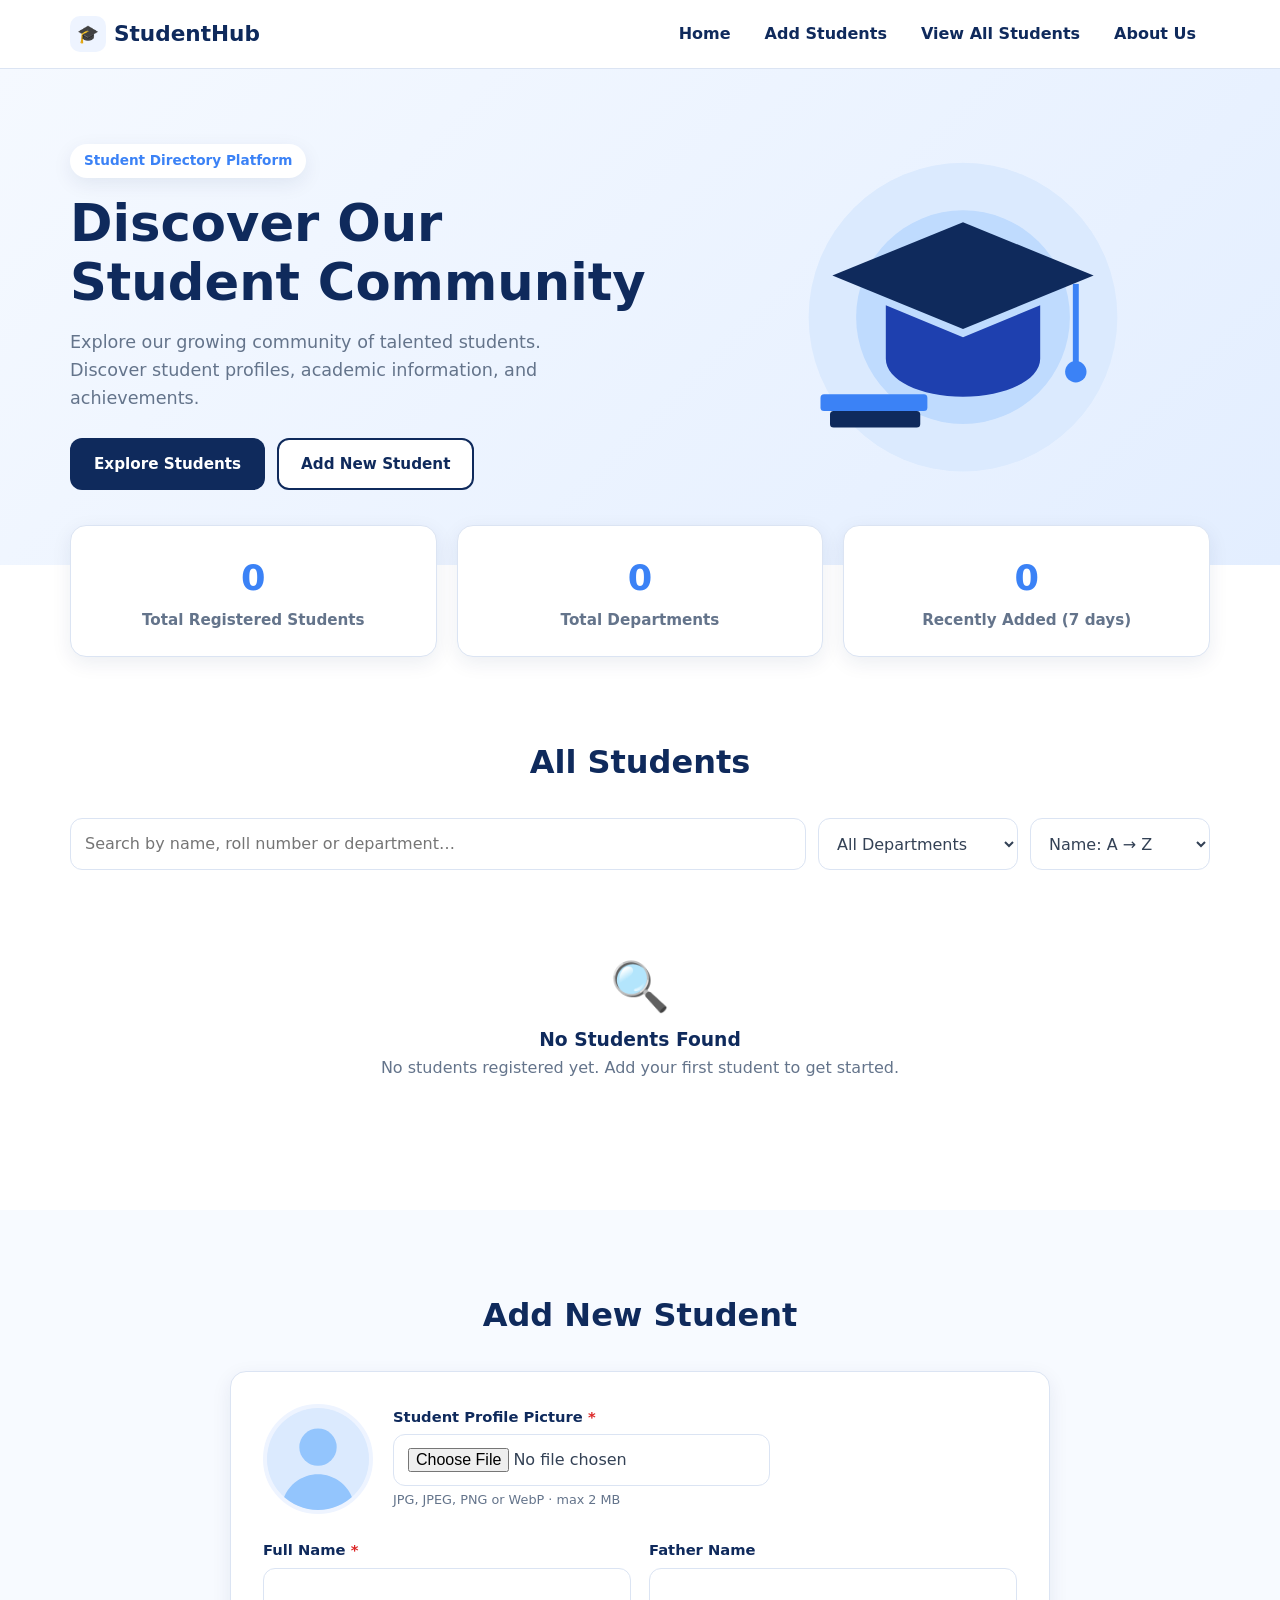
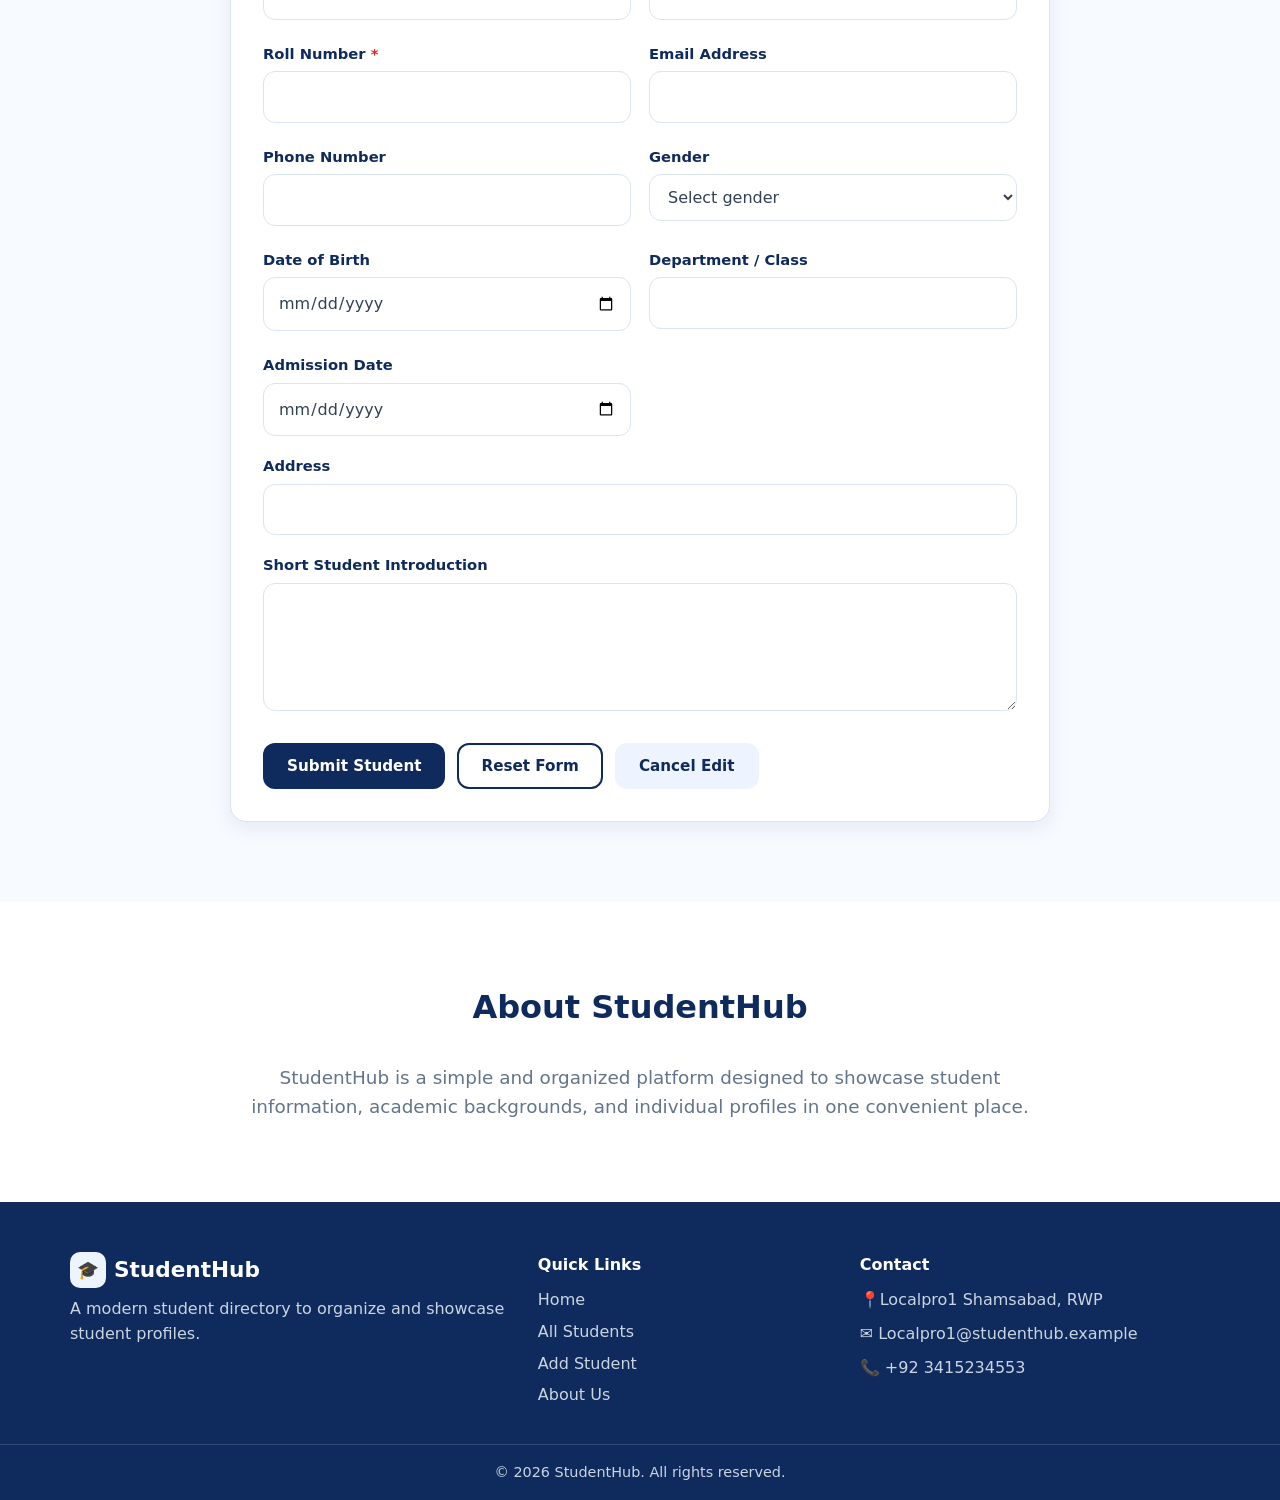
<file: index.html>
<!DOCTYPE html>
<html lang="en">
<head>
<meta charset="UTF-8">
<meta name="viewport" content="width=device-width, initial-scale=1">
<title>StudentHub – Student Directory</title>
<link rel="stylesheet" href="style.css">
</head>
<body>
<header class="header">
  <div class="container nav">
    <a href="#home" class="logo"><span class="logo-mark">🎓</span>StudentHub</a>
    <button class="burger" id="burger" aria-label="Toggle menu" aria-expanded="false"><span></span><span></span><span></span></button>
    <nav id="menu" class="menu" aria-label="Main navigation">
      <a href="index.html">Home</a>
      <a href="addstudent.html" target=" ">Add Students</a>
      <a href="viewstudents.html" target=" ">View All Students</a>
      <a href="about.html">About Us</a>
    </nav>
  </div>
</header>

<main>
<section id="home" class="hero">
  <div class="container hero-grid">
    <div>
      <span class="pill">Student Directory Platform</span>
      <h1>Discover Our Student Community</h1>
      <p>Explore our growing community of talented students. Discover student profiles, academic information, and achievements.</p>
      <div class="btn-row">
        <a href="#students" class="btn primary">Explore Students</a>
        <a href="#add" class="btn outline" id="heroAdd">Add New Student</a>
      </div>
    </div>
    <div class="hero-art" aria-hidden="true">
      <svg viewBox="0 0 320 300" role="img">
        <circle cx="160" cy="150" r="130" fill="#dbeafe"/>
        <circle cx="160" cy="150" r="90" fill="#bfdbfe"/>
        <polygon points="160,70 270,115 160,160 50,115" fill="#0f2a5c"/>
        <path d="M95 140v45c0 18 29 32 65 32s65-14 65-32v-45l-65 27z" fill="#1e40af"/>
        <line x1="255" y1="122" x2="255" y2="190" stroke="#3b82f6" stroke-width="5"/>
        <circle cx="255" cy="196" r="9" fill="#3b82f6"/>
        <rect x="40" y="215" width="90" height="14" rx="3" fill="#3b82f6"/>
        <rect x="48" y="229" width="76" height="14" rx="3" fill="#0f2a5c"/>
      </svg>
    </div>
  </div>
</section>

<section class="container stats" aria-label="Statistics">
  <div class="stat"><strong id="statTotal">0</strong><span>Total Registered Students</span></div>
  <div class="stat"><strong id="statDepts">0</strong><span>Total Departments</span></div>
  <div class="stat"><strong id="statRecent">0</strong><span>Recently Added (7 days)</span></div>
</section>

<section id="students" class="section">
  <div class="container">
    <h2 class="title">All Students</h2>
    <div class="toolbar">
      <input type="search" id="search" placeholder="Search by name, roll number or department…" aria-label="Search students">
      <select id="deptFilter" aria-label="Filter by department"><option value="">All Departments</option></select>
      <select id="sort" aria-label="Sort students">
        <option value="az">Name: A → Z</option><option value="za">Name: Z → A</option><option value="new">Newest first</option>
      </select>
    </div>
    <div id="grid" class="grid"></div>
    <div id="empty" class="empty" hidden><div class="empty-icon">🔍</div><h3>No Students Found</h3><p id="emptyMsg"></p></div>
  </div>
</section>

<section id="add" class="section alt">
  <div class="container narrow">
    <h2 class="title" id="formTitle">Add New Student</h2>
    <form id="form" class="form" novalidate>
      <div class="photo-box">
        <img id="preview" class="avatar-lg" alt="Profile preview">
        <div>
          <label for="photo">Student Profile Picture <b>*</b></label>
          <input type="file" id="photo" accept=".jpg,.jpeg,.png,.webp,image/jpeg,image/png,image/webp">
          <small>JPG, JPEG, PNG or WebP · max 2 MB</small>
          <small class="err" id="err-photo"></small>
        </div>
      </div>
      <div class="fields">
        <div class="field"><label for="name">Full Name <b>*</b></label><input id="name" maxlength="80"><small class="err" id="err-name"></small></div>
        <div class="field"><label for="father">Father Name</label><input id="father" maxlength="80"></div>
        <div class="field"><label for="roll">Roll Number <b>*</b></label><input id="roll" maxlength="30"><small class="err" id="err-roll"></small></div>
        <div class="field"><label for="email">Email Address</label><input id="email" type="email"><small class="err" id="err-email"></small></div>
        <div class="field"><label for="phone">Phone Number</label><input id="phone" type="tel"><small class="err" id="err-phone"></small></div>
        <div class="field"><label for="gender">Gender</label>
          <select id="gender"><option value="">Select gender</option><option>Male</option><option>Female</option><option>Other</option></select></div>
        <div class="field"><label for="dob">Date of Birth</label><input id="dob" type="date"><small class="err" id="err-dob"></small></div>
        <div class="field"><label for="dept">Department / Class</label><input id="dept" list="deptList" maxlength="60"><datalist id="deptList"></datalist></div>
        <div class="field"><label for="admission">Admission Date</label><input id="admission" type="date"></div>
        <div class="field full"><label for="address">Address</label><input id="address" maxlength="200"></div>
        <div class="field full"><label for="intro">Short Student Introduction</label><textarea id="intro" rows="4" maxlength="500"></textarea></div>
      </div>
      <div class="btn-row">
        <button type="submit" class="btn primary" id="submitBtn">Submit Student</button>
        <button type="button" class="btn outline" id="resetBtn">Reset Form</button>
        <button type="button" class="btn ghost" id="cancelEdit" hidden>Cancel Edit</button>
      </div>
    </form>
  </div>
</section>

<section id="about" class="section">
  <div class="container narrow about">
    <h2 class="title">About StudentHub</h2>
    <p>StudentHub is a simple and organized platform designed to showcase student information, academic backgrounds, and individual profiles in one convenient place.</p>
  </div>
</section>
</main>

<footer class="footer">
  <div class="container foot-grid">
    <div><a href="#home" class="logo light"><span class="logo-mark">🎓</span>StudentHub</a>
      <p>A modern student directory to organize and showcase student profiles.</p></div>
    <div><h4>Quick Links</h4><a href="#home">Home</a><a href="#students">All Students</a><a href="#add">Add Student</a><a href="#about">About Us</a></div>
    <div><h4>Contact</h4><p>📍Localpro1 Shamsabad, RWP</p><p>✉️ Localpro1@studenthub.example</p><p>📞 +92 3415234553</p></div>
  </div>
  <div class="copy">© <span id="year"></span> StudentHub. All rights reserved.</div>
</footer>

<div id="modal" class="modal" hidden>
  <div class="modal-box" role="dialog" aria-modal="true" aria-labelledby="pName">
    <img id="pImg" class="avatar-xl" alt="">
    <h2 id="pName"></h2><p class="tag" id="pDept"></p>
    <dl id="pList" class="details"></dl>
    <button class="btn primary" id="pBack">Back to Students</button>
  </div>
</div>
<div id="toasts" class="toasts" aria-live="polite"></div>
<script src="script.js"></script>
</body>
</html>
</file>
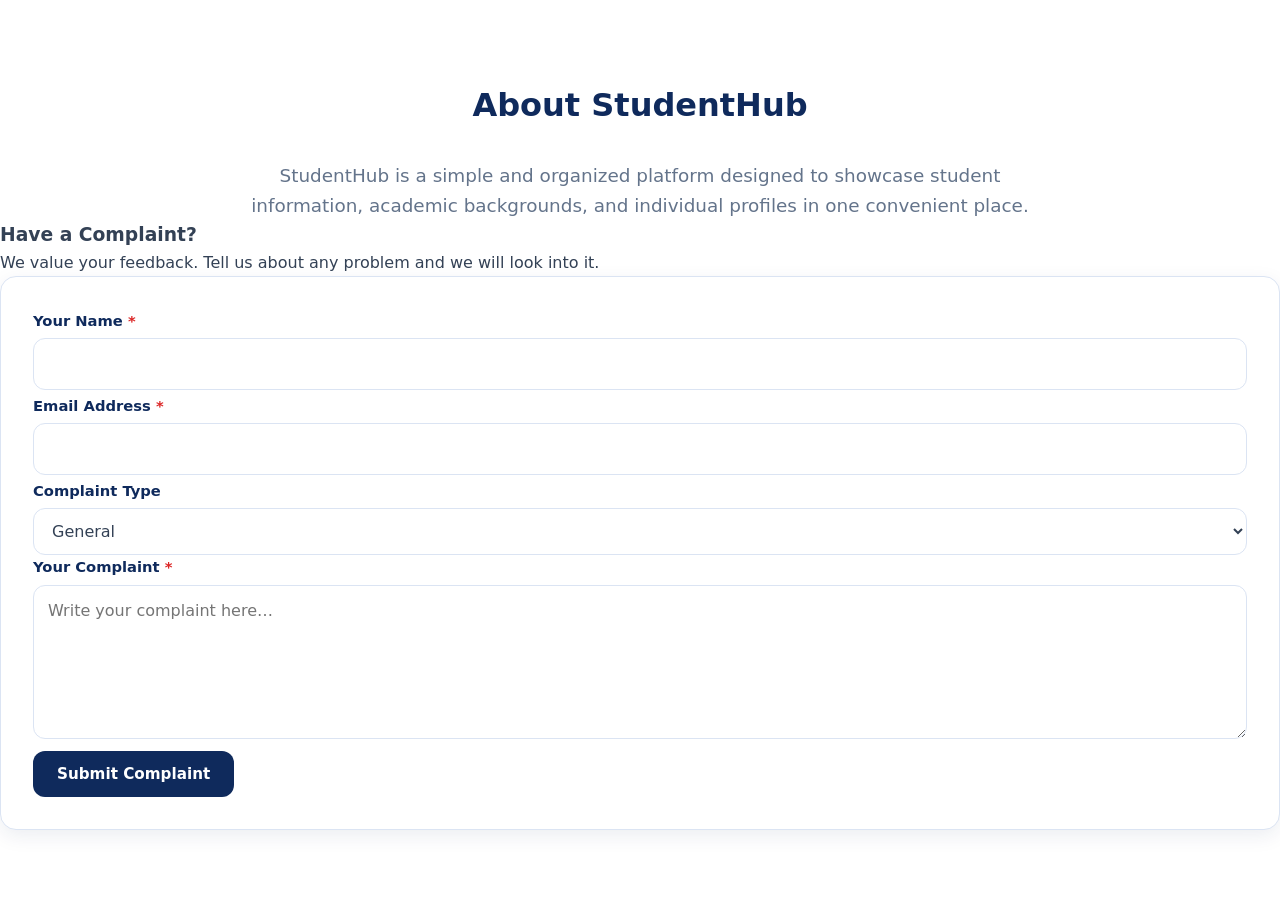
<file: about.html>
<!DOCTYPE html>
<html lang="en">
<head>
<meta charset="UTF-8">
<meta name="viewport" content="width=device-width, initial-scale=1">
<title>StudentHub – Student Directory</title>
<link rel="stylesheet" href="style.css">
</head>
<body>
<section id="about" class="section">
  <div class="container narrow about">
    <h2 class="title">About StudentHub</h2>
    <p>StudentHub is a simple and organized platform designed to showcase student information, academic backgrounds, and individual profiles in one convenient place.</p>
  </div>

   <!-- Complaint section -->
    <div class="complaint" id="complaint">
      <h3>Have a Complaint?</h3>
      <p>We value your feedback. Tell us about any problem and we will look into it.</p>
      <form id="complaintForm" class="form" novalidate>
        <div class="field"><label for="cName">Your Name <b>*</b></label><input id="cName" maxlength="80"><small class="err" id="err-cName"></small></div>
        <div class="field"><label for="cEmail">Email Address <b>*</b></label><input id="cEmail" type="email"><small class="err" id="err-cEmail"></small></div>
        <div class="field"><label for="cType">Complaint Type</label>
          <select id="cType"><option>General</option><option>Student Information Issue</option><option>Website Problem</option><option>Other</option></select></div>
        <div class="field"><label for="cMessage">Your Complaint <b>*</b></label><textarea id="cMessage" rows="5" maxlength="600" placeholder="Write your complaint here…"></textarea><small class="err" id="err-cMessage"></small></div>
        <button type="submit" class="btn primary">Submit Complaint</button>
      </form>
    </div>
  </div>
</section>
<div id="toasts" class="toasts" aria-live="polite"></div>
<script src="script.js"></script>
</body>
</file>
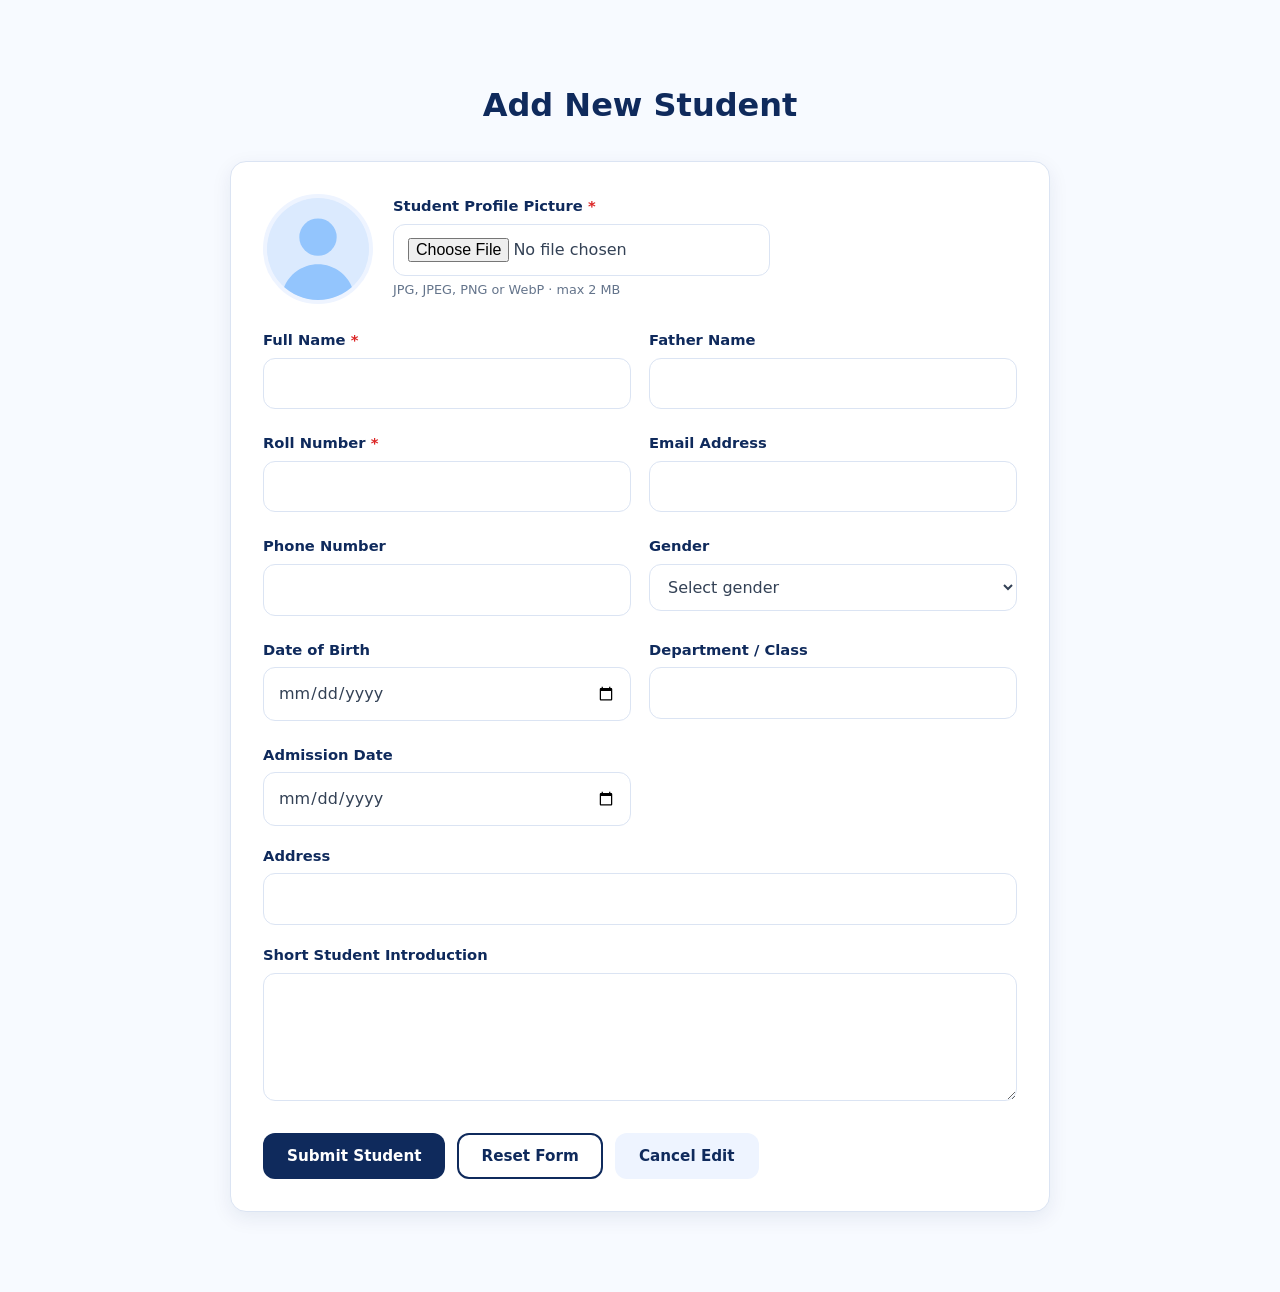
<file: addstudent.html>
<!DOCTYPE html>
<html lang="en">
<head>
<meta charset="UTF-8">
<meta name="viewport" content="width=device-width, initial-scale=1">
<title>StudentHub – Student Directory</title>
<link rel="stylesheet" href="style.css">
</head>
<body>
<section id="add" class="section alt">
  <div class="container narrow">
    <h2 class="title" id="formTitle">Add New Student</h2>
    <form id="form" class="form" novalidate>
      <div class="photo-box">
        <img id="preview" class="avatar-lg" alt="Profile preview">
        <div>
          <label for="photo">Student Profile Picture <b>*</b></label>
          <input type="file" id="photo" accept=".jpg,.jpeg,.png,.webp,image/jpeg,image/png,image/webp">
          <small>JPG, JPEG, PNG or WebP · max 2 MB</small>
          <small class="err" id="err-photo"></small>
        </div>
      </div>
      <div class="fields">
        <div class="field"><label for="name">Full Name <b>*</b></label><input id="name" maxlength="80"><small class="err" id="err-name"></small></div>
        <div class="field"><label for="father">Father Name</label><input id="father" maxlength="80"></div>
        <div class="field"><label for="roll">Roll Number <b>*</b></label><input id="roll" maxlength="30"><small class="err" id="err-roll"></small></div>
        <div class="field"><label for="email">Email Address</label><input id="email" type="email"><small class="err" id="err-email"></small></div>
        <div class="field"><label for="phone">Phone Number</label><input id="phone" type="tel"><small class="err" id="err-phone"></small></div>
        <div class="field"><label for="gender">Gender</label>
          <select id="gender"><option value="">Select gender</option><option>Male</option><option>Female</option><option>Other</option></select></div>
        <div class="field"><label for="dob">Date of Birth</label><input id="dob" type="date"><small class="err" id="err-dob"></small></div>
        <div class="field"><label for="dept">Department / Class</label><input id="dept" list="deptList" maxlength="60"><datalist id="deptList"></datalist></div>
        <div class="field"><label for="admission">Admission Date</label><input id="admission" type="date"></div>
        <div class="field full"><label for="address">Address</label><input id="address" maxlength="200"></div>
        <div class="field full"><label for="intro">Short Student Introduction</label><textarea id="intro" rows="4" maxlength="500"></textarea></div>
      </div>
      <div class="btn-row">
        <button type="submit" class="btn primary" id="submitBtn">Submit Student</button>
        <button type="button" class="btn outline" id="resetBtn">Reset Form</button>
        <button type="button" class="btn ghost" id="cancelEdit" hidden>Cancel Edit</button>
      </div>
    </form>
  </div>
</section>
<div id="toasts" class="toasts" aria-live="polite"></div>
<script src="script.js"></script>
</body>
</file>
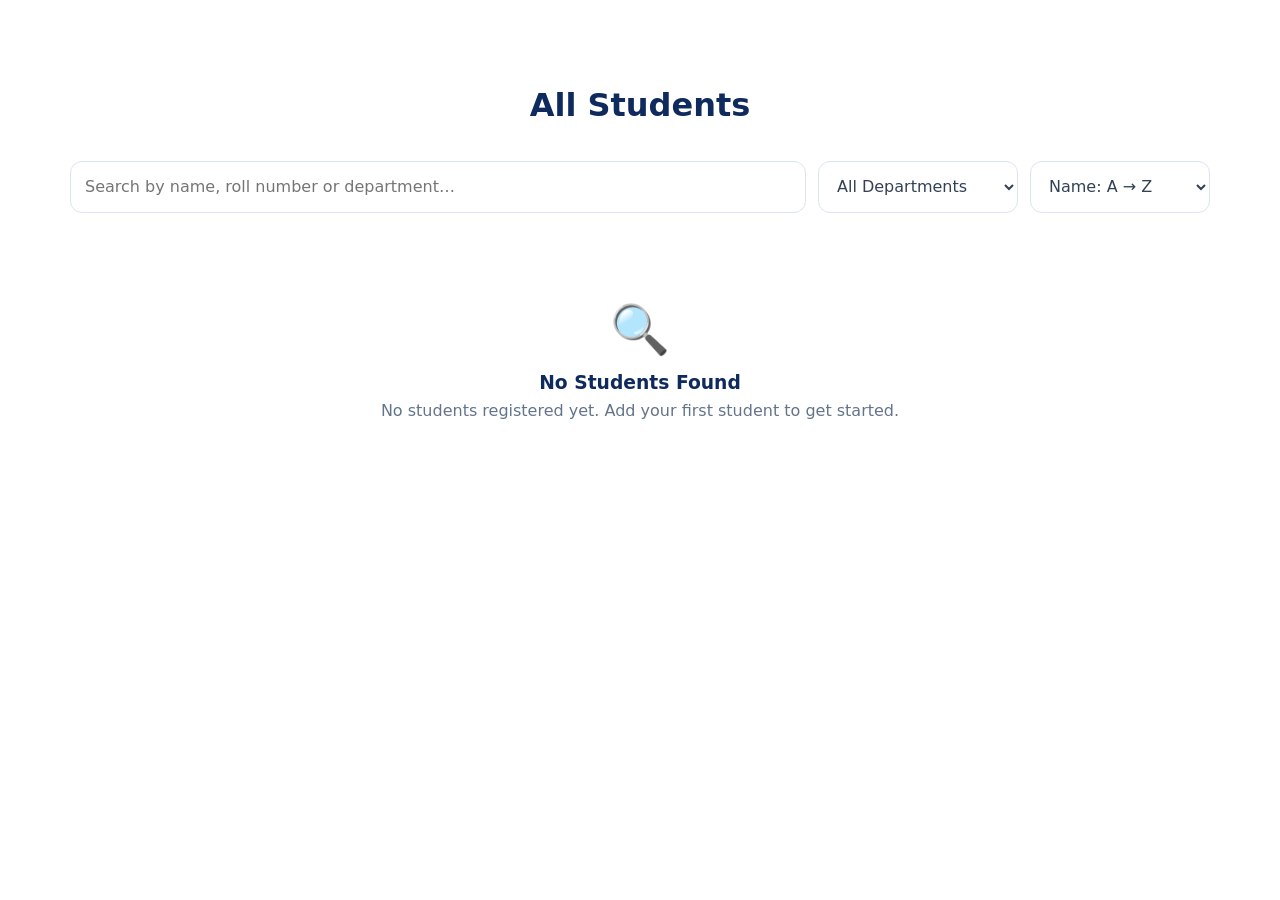
<file: viewstudents.html>
<!DOCTYPE html>
<html lang="en">
<head>
<meta charset="UTF-8">
<meta name="viewport" content="width=device-width, initial-scale=1">
<title>StudentHub – Student Directory</title>
<link rel="stylesheet" href="style.css">
</head>
<body>
<section id="students" class="section">
  <div class="container">
    <h2 class="title">All Students</h2>
    <div class="toolbar">
      <input type="search" id="search" placeholder="Search by name, roll number or department…" aria-label="Search students">
      <select id="deptFilter" aria-label="Filter by department"><option value="">All Departments</option></select>
      <select id="sort" aria-label="Sort students">
        <option value="az">Name: A → Z</option><option value="za">Name: Z → A</option><option value="new">Newest first</option>
      </select>
    </div>
    <div id="grid" class="grid"></div>
    <div id="empty" class="empty" hidden><div class="empty-icon">🔍</div><h3>No Students Found</h3><p id="emptyMsg"></p></div>
  </div>
</section>
<div id="toasts" class="toasts" aria-live="polite"></div>
<script src="script.js"></script>
</body>
</file>
<file: style.css>
/* ==========================================================
   StudentHub – Stylesheet
   Sections: 1 Variables · 2 Base · 3 Header · 4 Hero · 5 Buttons
   6 Stats · 7 Directory · 8 Form · 9 About · 10 Footer
   11 Modal · 12 Toasts · 13 Responsive
   ========================================================== */

/* ---------- 1. Variables (colors, shadow, radius) ---------- */
:root {
  --navy: #0f2a5c;
  --blue: #3b82f6;
  --soft: #eef4ff;
  --text: #334155;
  --muted: #64748b;
  --line: #dbe4f3;
  --red: #dc2626;
  --green: #16a34a;
  --shadow: 0 6px 20px rgba(15, 42, 92, 0.08);
  --radius: 16px;
}

/* ---------- 2. Base / Reset ---------- */
* {
  box-sizing: border-box;
  margin: 0;
  padding: 0;
}

html {
  scroll-behavior: smooth;
}

body {
  font-family: "Segoe UI", system-ui, -apple-system, Roboto, Arial, sans-serif;
  color: var(--text);
  background: #fff;
  line-height: 1.6;
}

/* Keeps section titles visible below the sticky header */
section[id] {
  scroll-margin-top: 72px;
}

a {
  text-decoration: none;
  color: inherit;
}

/* Page-width wrappers */
.container {
  width: min(1140px, 92%);
  margin: 0 auto;
}

.narrow {
  width: min(820px, 92%);
}

/* Section spacing and headings */
.section {
  padding: 80px 0;
}

.section.alt {
  background: #f7faff;
}

.title {
  text-align: center;
  color: var(--navy);
  font-size: 2rem;
  margin-bottom: 30px;
}

/* ---------- 3. Header and navigation ---------- */
.header {
  position: sticky;
  top: 0;
  z-index: 50;
  background: rgba(255, 255, 255, 0.95);
  backdrop-filter: blur(8px);
  border-bottom: 1px solid var(--line);
}

.nav {
  display: flex;
  align-items: center;
  justify-content: space-between;
  height: 68px;
}

.logo {
  display: flex;
  align-items: center;
  gap: 8px;
  font-weight: 800;
  font-size: 1.35rem;
  color: var(--navy);
}

.logo.light {
  color: #fff;
}

.logo-mark {
  display: grid;
  place-items: center;
  width: 36px;
  height: 36px;
  border-radius: 10px;
  background: var(--soft);
  font-size: 1.1rem;
}

.menu {
  display: flex;
  gap: 6px;
}

.menu a {
  padding: 8px 14px;
  border-radius: 10px;
  font-weight: 600;
  color: var(--navy);
  transition: 0.2s;
}

.menu a:hover,
.menu a.active {
  background: var(--soft);
  color: var(--blue);
}

/* Hamburger button (hidden on desktop) */
.burger {
  display: none;
  background: none;
  border: 0;
  cursor: pointer;
  padding: 8px;
}

.burger span {
  display: block;
  width: 24px;
  height: 3px;
  margin: 4px 0;
  background: var(--navy);
  border-radius: 2px;
  transition: 0.25s;
}

/* Hamburger turns into an "X" when open */
.burger.open span:nth-child(1) {
  transform: translateY(7px) rotate(45deg);
}

.burger.open span:nth-child(2) {
  opacity: 0;
}

.burger.open span:nth-child(3) {
  transform: translateY(-7px) rotate(-45deg);
}

/* ---------- 4. Hero section ---------- */
.hero {
  background: linear-gradient(135deg, #f5f9ff, #e3eeff);
  padding: 70px 0;
}

.hero-grid {
  display: grid;
  grid-template-columns: 1.1fr 0.9fr;
  gap: 40px;
  align-items: center;
}

.pill {
  display: inline-block;
  background: #fff;
  color: var(--blue);
  font-weight: 700;
  font-size: 0.85rem;
  padding: 6px 14px;
  border-radius: 99px;
  box-shadow: var(--shadow);
  margin-bottom: 16px;
}

h1 {
  font-size: clamp(2rem, 4.5vw, 3.2rem);
  line-height: 1.15;
  color: var(--navy);
  margin-bottom: 16px;
}

.hero p {
  font-size: 1.1rem;
  color: var(--muted);
  margin-bottom: 26px;
  max-width: 540px;
}

.hero-art svg {
  display: block;
  width: 100%;
  max-width: 380px;
  margin: auto;
}

/* ---------- 5. Buttons ---------- */
.btn-row {
  display: flex;
  flex-wrap: wrap;
  gap: 12px;
}

.btn {
  display: inline-flex;
  align-items: center;
  justify-content: center;
  padding: 12px 22px;
  border: 2px solid transparent;
  border-radius: 12px;
  font-family: inherit;
  font-size: 0.95rem;
  font-weight: 600;
  cursor: pointer;
  transition: 0.2s;
}

.btn.primary {
  background: var(--navy);
  color: #fff;
}

.btn.primary:hover {
  background: var(--blue);
  transform: translateY(-2px);
  box-shadow: var(--shadow);
}

.btn.outline {
  background: #fff;
  border-color: var(--navy);
  color: var(--navy);
}

.btn.outline:hover {
  background: var(--navy);
  color: #fff;
}

.btn.ghost {
  background: var(--soft);
  color: var(--navy);
}

.btn.ghost:hover {
  background: var(--line);
}

.btn.danger {
  background: #fee2e2;
  color: var(--red);
}

.btn.danger:hover {
  background: var(--red);
  color: #fff;
}

/* ---------- 6. Statistics ---------- */
.stats {
  position: relative;
  z-index: 2;
  display: grid;
  grid-template-columns: repeat(3, 1fr);
  gap: 20px;
  margin-top: -40px; /* overlaps the hero */
}

.stat {
  background: #fff;
  border: 1px solid var(--line);
  border-radius: var(--radius);
  box-shadow: var(--shadow);
  padding: 24px;
  text-align: center;
}

.stat strong {
  display: block;
  font-size: 2.2rem;
  color: var(--blue);
}

.stat span {
  color: var(--muted);
  font-weight: 600;
  font-size: 0.95rem;
}

/* ---------- 7. Student directory ---------- */
/* Search / filter / sort bar */
.toolbar {
  display: grid;
  grid-template-columns: 1fr 200px 180px;
  gap: 12px;
  margin-bottom: 28px;
}

/* Student cards grid: 3 columns on desktop */
.grid {
  display: grid;
  grid-template-columns: repeat(3, 1fr);
  gap: 24px;
}

.card {
  display: flex;
  flex-direction: column;
  align-items: center;
  background: #fff;
  border: 1px solid var(--line);
  border-radius: var(--radius);
  box-shadow: var(--shadow);
  padding: 24px;
  text-align: center;
  transition: 0.25s;
}

.card:hover {
  transform: translateY(-6px);
  box-shadow: 0 14px 30px rgba(15, 42, 92, 0.15);
}

.card img {
  width: 110px;
  height: 110px;
  border: 4px solid var(--soft);
  border-radius: 50%;
  object-fit: cover; /* keeps every photo the same size */
  margin-bottom: 14px;
}

.card h3 {
  color: var(--navy);
  font-size: 1.15rem;
  word-break: break-word;
}

.roll {
  color: var(--muted);
  font-size: 0.9rem;
}

.tag {
  display: inline-block;
  background: var(--soft);
  color: var(--blue);
  font-weight: 600;
  font-size: 0.8rem;
  padding: 3px 12px;
  border-radius: 99px;
  margin: 8px 0;
}

.mail {
  color: var(--muted);
  font-size: 0.9rem;
  word-break: break-all;
  margin-bottom: 14px;
}

/* Card buttons stay at the bottom of each card */
.actions {
  display: flex;
  flex-wrap: wrap;
  justify-content: center;
  gap: 8px;
  margin-top: auto;
}

.actions .btn {
  padding: 8px 14px;
  font-size: 0.85rem;
}

/* "No Students Found" message */
.empty {
  text-align: center;
  padding: 50px 20px;
  color: var(--muted);
}

.empty-icon {
  font-size: 3rem;
}

.empty h3 {
  color: var(--navy);
}

/* ---------- 8. Form ---------- */
/* Shared look for all form controls */
input,
select,
textarea {
  width: 100%;
  padding: 12px 14px;
  border: 1.5px solid var(--line);
  border-radius: 12px;
  font: inherit;
  background: #fff;
  color: var(--text);
  transition: 0.2s;
}

input:focus,
select:focus,
textarea:focus {
  outline: none;
  border-color: var(--blue);
  box-shadow: 0 0 0 4px rgba(59, 130, 246, 0.15);
}

.form {
  background: #fff;
  border: 1px solid var(--line);
  border-radius: var(--radius);
  box-shadow: var(--shadow);
  padding: 32px;
}

.photo-box {
  display: flex;
  flex-wrap: wrap;
  align-items: center;
  gap: 20px;
  margin-bottom: 24px;
}

.avatar-lg {
  width: 110px;
  height: 110px;
  border: 4px solid var(--soft);
  border-radius: 50%;
  object-fit: cover;
  background: var(--soft);
}

.fields {
  display: grid;
  grid-template-columns: 1fr 1fr;
  gap: 18px;
  margin-bottom: 24px;
}

.field.full {
  grid-column: 1 / -1; /* spans both columns */
}

label {
  display: block;
  margin-bottom: 6px;
  font-size: 0.92rem;
  font-weight: 600;
  color: var(--navy);
}

label b {
  color: var(--red); /* required asterisk */
}

small {
  display: block;
  margin-top: 4px;
  font-size: 0.8rem;
  color: var(--muted);
}

small.err {
  color: var(--red);
}

.invalid {
  border-color: var(--red) !important;
}

/* ---------- 9. About ---------- */
.about {
  text-align: center;
}

.about p {
  font-size: 1.15rem;
  color: var(--muted);
}

/* ---------- 10. Footer ---------- */
.footer {
  background: var(--navy);
  color: #cbd5e1;
  padding-top: 50px;
}

.foot-grid {
  display: grid;
  grid-template-columns: 1.5fr 1fr 1.2fr;
  gap: 30px;
  padding-bottom: 30px;
}

.footer h4 {
  color: #fff;
  margin-bottom: 10px;
}

.footer a:not(.logo) {
  display: block;
  margin-bottom: 6px;
}

.footer a:not(.logo):hover {
  color: #fff;
}

.footer p {
  margin-top: 8px;
}

.copy {
  border-top: 1px solid rgba(255, 255, 255, 0.15);
  text-align: center;
  padding: 16px;
  font-size: 0.9rem;
}

/* ---------- 11. Profile modal ---------- */
.modal {
  position: fixed;
  inset: 0;
  z-index: 100;
  display: grid;
  place-items: center;
  padding: 16px;
  background: rgba(15, 42, 92, 0.55);
  overflow: auto;
}

.modal[hidden] {
  display: none; /* makes the hidden attribute win over display:grid */
}

.modal-box {
  width: min(620px, 100%);
  max-height: 92vh;
  padding: 32px;
  background: #fff;
  border-radius: 20px;
  text-align: center;
  overflow: auto;
  animation: pop 0.25s;
}

.modal-box h2 {
  color: var(--navy);
}

.avatar-xl {
  width: 170px;
  height: 170px;
  border: 5px solid var(--soft);
  border-radius: 50%;
  object-fit: cover;
  margin-bottom: 12px;
}

/* Label / value layout for profile details */
.details {
  display: grid;
  grid-template-columns: 140px 1fr;
  gap: 10px 14px;
  margin: 20px 0;
  text-align: left;
}

.details dt {
  font-weight: 700;
  color: var(--navy);
}

.details dd {
  word-break: break-word;
}

/* ---------- 12. Toast notifications ---------- */
.toasts {
  position: fixed;
  top: 80px;
  right: 16px;
  z-index: 200;
  display: grid;
  gap: 10px;
}

.toast {
  background: #fff;
  border-left: 5px solid var(--green);
  border-radius: 10px;
  box-shadow: var(--shadow);
  padding: 12px 18px;
  font-weight: 600;
  animation: pop 0.25s;
}

.toast.error {
  border-color: var(--red);
}

/* Shared pop-in animation (modal and toasts) */
@keyframes pop {
  from {
    transform: scale(0.94);
    opacity: 0;
  }
  to {
    transform: none;
    opacity: 1;
  }
}

/* ---------- 13. Responsive ---------- */
/* Tablet: 2 cards per row, stacked hero */
@media (max-width: 992px) {
  .grid {
    grid-template-columns: repeat(2, 1fr);
  }

  .hero-grid {
    grid-template-columns: 1fr;
    text-align: center;
  }

  .hero p {
    margin-inline: auto;
  }

  .btn-row {
    justify-content: center;
  }

  .hero-art {
    order: -1; /* illustration moves above the text */
  }
}

/* Small tablet / large phone: hamburger menu, single-column layouts */
@media (max-width: 768px) {
  .burger {
    display: block;
  }

  .menu {
    position: absolute;
    top: 68px;
    left: 0;
    right: 0;
    display: none;
    flex-direction: column;
    padding: 10px 4%;
    background: #fff;
    border-bottom: 1px solid var(--line);
  }

  .menu.open {
    display: flex;
  }

  .stats {
    grid-template-columns: 1fr;
    margin-top: 20px;
  }

  .toolbar,
  .fields,
  .foot-grid {
    grid-template-columns: 1fr;
  }
}

/* Phone: 1 card per row */
@media (max-width: 600px) {
  .grid {
    grid-template-columns: 1fr;
  }

  .details {
    grid-template-columns: 1fr;
    gap: 2px;
  }

  .details dd {
    margin-bottom: 8px;
  }

  .form {
    padding: 20px;
  }
}
</file>
